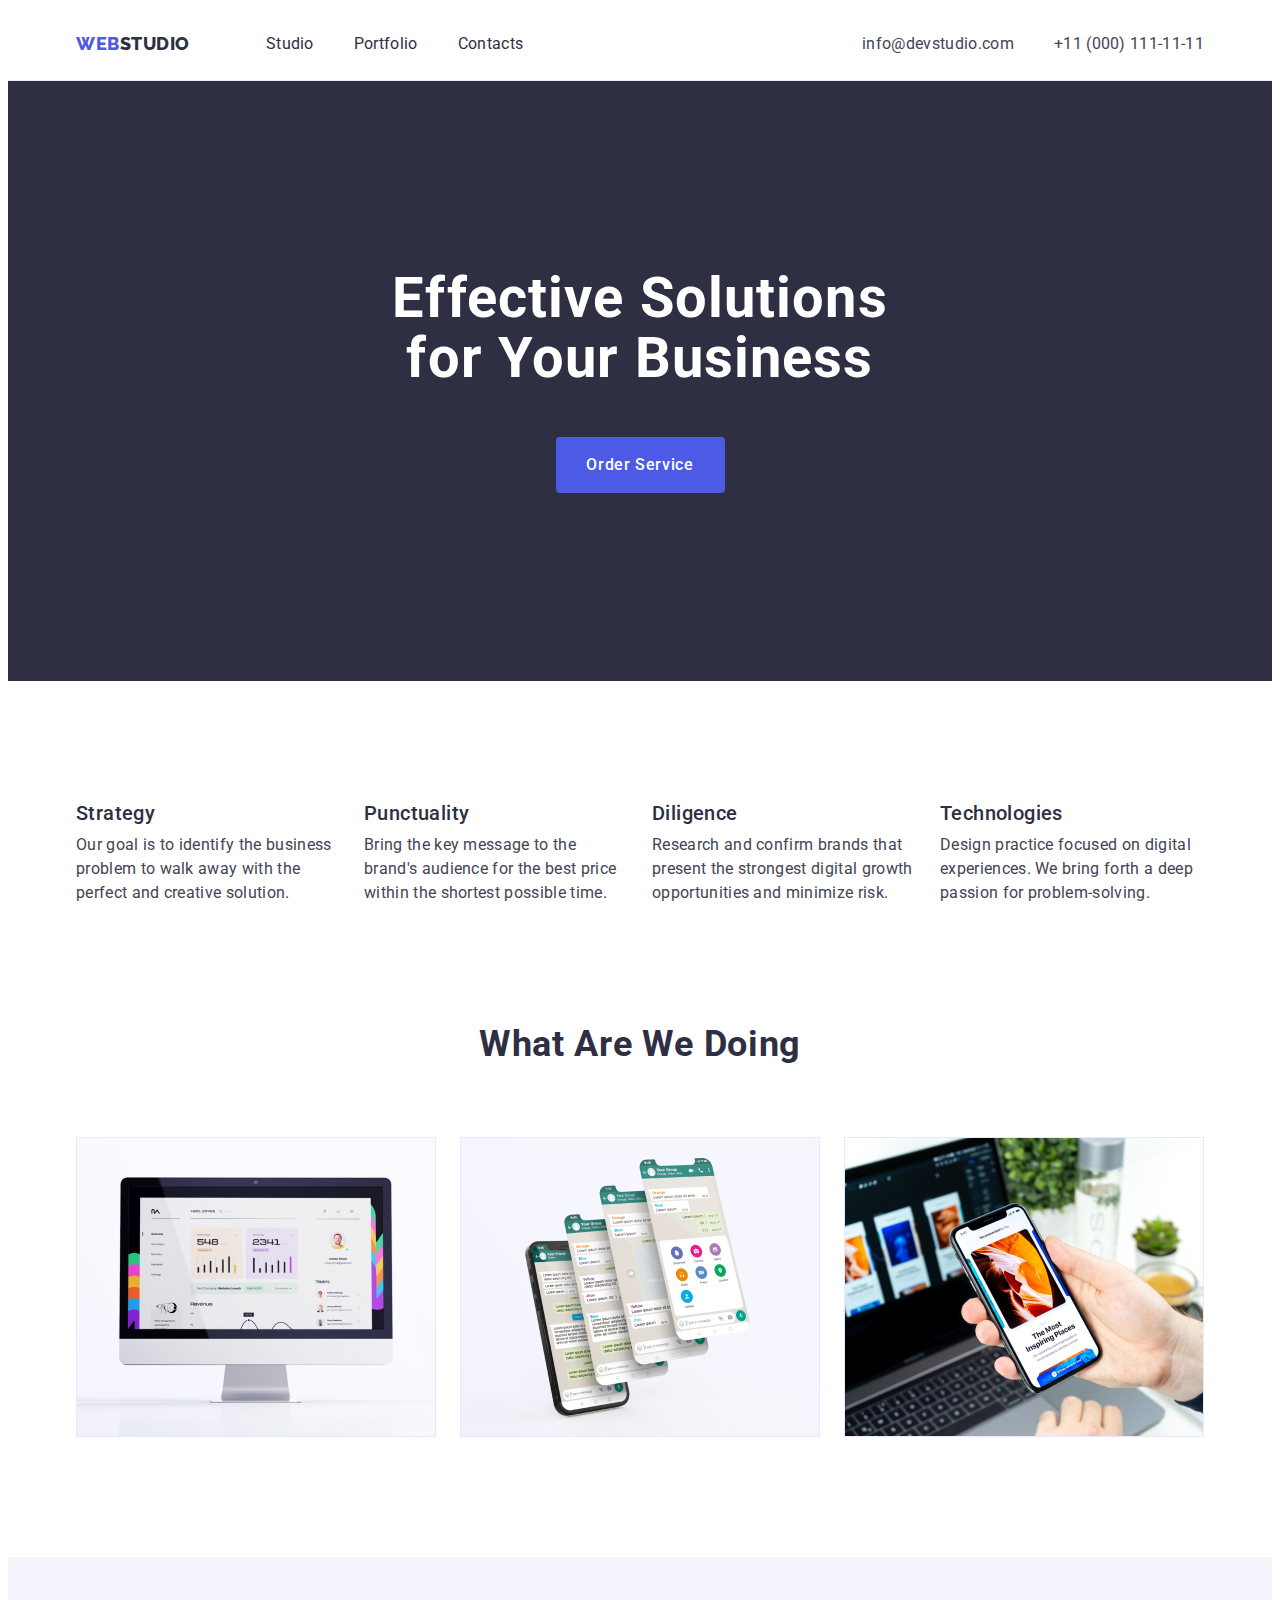
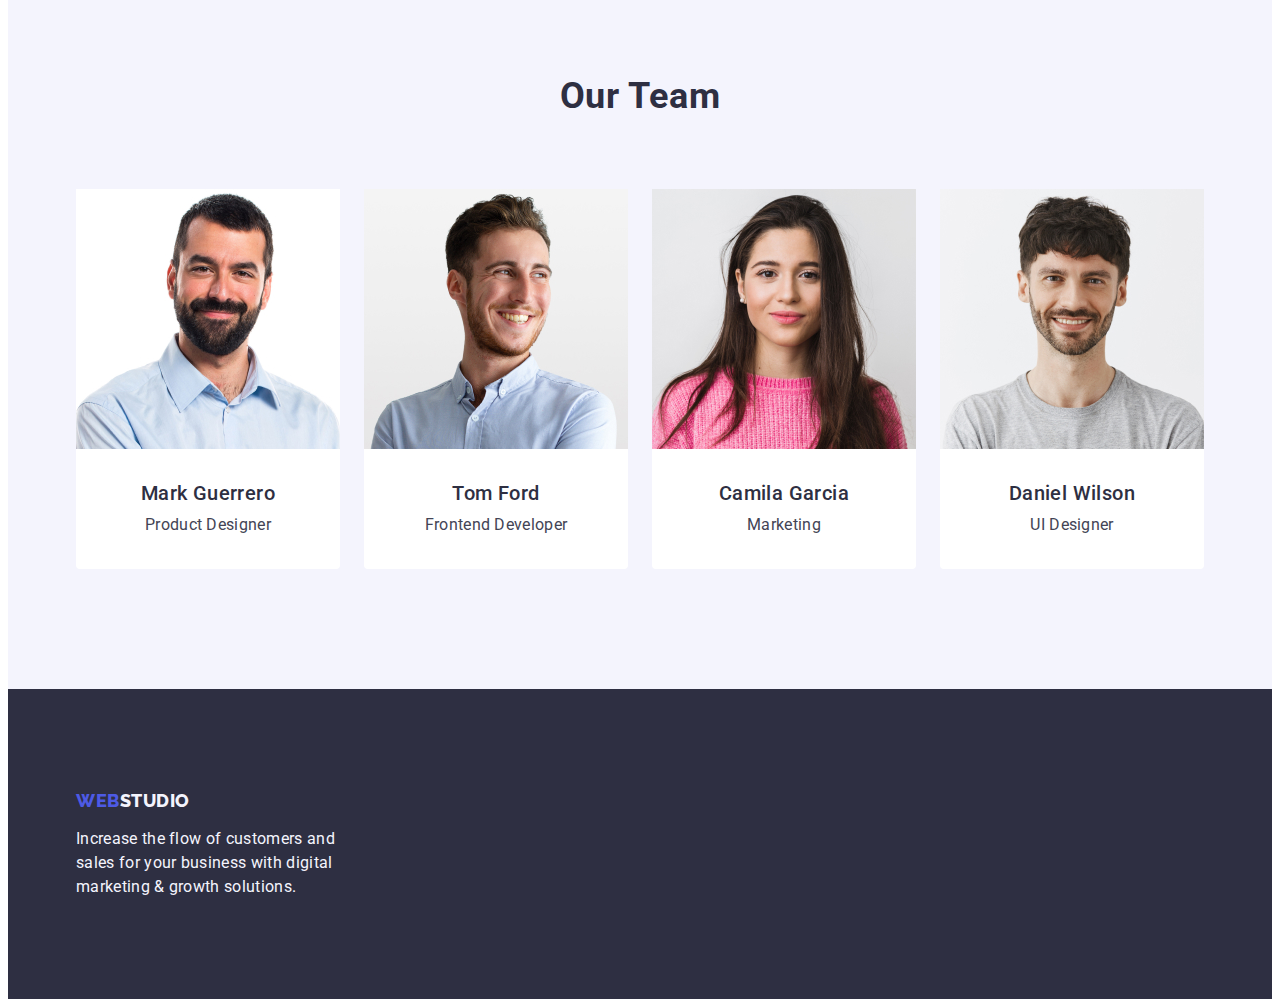
<file: index.html>
<!DOCTYPE html>
<html lang="en">
  <head>
    <meta charset="UTF-8" />
    <meta name="viewport" content="width=device-width, initial-scale=1.0" />
    <link
      rel="stylesheet"
      href="https://cdnjs.cloudflare.com/ajax/libs/modern-normalize/2.0.0/modern-normalize.min.css"
      integrity="sha512-4xo8blKMVCiXpTaLzQSLSw3KFOVPWhm/TRtuPVc4WG6kUgjH6J03IBuG7JZPkcWMxJ5huwaBpOpnwYElP/m6wg=="
      crossorigin="anonymous"
      referrerpolicy="no-referrer"
    />
    <link rel="stylesheet" href="./css/styles.css" />
    <link rel="preconnect" href="https://fonts.googleapis.com" />
    <link rel="preconnect" href="https://fonts.gstatic.com" crossorigin />
    <link
      href="https://fonts.googleapis.com/css2?family=Raleway:wght@800&family=Roboto:wght@400;500;700;900&display=swap"
      rel="stylesheet"
    />
    <title>WebStudio</title>
  </head>
  <body>
    <header class="header">
      <div class="container">
        <nav class="list header-nav">
          <a href="./index.html" class="header-logo link list"
            >Web<span class="logo-span">Studio</span></a
          >
          <ul class="list header-list">
            <li class="header-menu-item">
              <a href="./index.html" class="link header-item">Studio</a>
            </li>
            <li class="header-menu-item">
              <a href="./portfolio.html" class="link header-item">Portfolio</a>
            </li>
            <li class="header-menu-item">
              <a href="" class="link header-item">Contacts</a>
            </li>
          </ul>
        </nav>
        <address class="address">
          <ul class="list header-list">
            <li class="header-address">
              <a href="mailto:info@devstudio.com" class="link header-item"
                >info@devstudio.com</a
              >
            </li>
            <li class="header-address">
              <a href="tel:+110001111111" class="link header-item"
                >+11 (000) 111-11-11</a
              >
            </li>
          </ul>
        </address>
      </div>
    </header>
    <main class="main">
      <!-- Section-1 -->
      <section class="section-one">
        <div class="container">
          <h1 class="main-title">Effective Solutions for Your Business</h1>
          <button type="button" class="text-btn">Order Service</button>
        </div>
      </section>
      <!-- Section-2 -->
      <section class="section-two">
        <div class="container">
          <h2 class="visually-hidden">Tittle 2 Test</h2>
          <ul class="section-list list">
            <li class="section-two-link">
              <h3 class="main-title-list">Strategy</h3>
              <p class="main-text">
                Our goal is to identify the business problem to walk away with
                the perfect and creative solution.
              </p>
            </li>
            <li class="section-two-link">
              <h3 class="main-title-list">Punctuality</h3>
              <p class="main-text">
                Bring the key message to the brand's audience for the best price
                within the shortest possible time.
              </p>
            </li>
            <li class="section-two-link">
              <h3 class="main-title-list">Diligence</h3>
              <p class="main-text">
                Research and confirm brands that present the strongest digital
                growth opportunities and minimize risk.
              </p>
            </li>
            <li class="section-two-link">
              <h3 class="main-title-list">Technologies</h3>
              <p class="main-text">
                Design practice focused on digital experiences. We bring forth a
                deep passion for problem-solving.
              </p>
            </li>
          </ul>
        </div>
      </section>
      <!-- Section-3 -->
      <section class="section-three">
        <div class="container">
          <h2 class="main-title-text">What are we doing</h2>
          <ul class="section-list list">
            <li class="link-communications">
              <img src="./images/Rectangle71.jpg" alt="computer" width="360" />
            </li>
            <li class="link-communications">
              <img
                src="./images/Rectangle71-2.jpg"
                alt="telephone"
                width="360"
              />
            </li>
            <li class="link-communications">
              <img
                src="./images/Rectangle-3.jpg"
                alt="phone-and-computer"
                width="360"
              />
            </li>
          </ul>
        </div>
      </section>
      <!-- Section-4 -->
      <section class="section-team">
        <div class="container">
          <h2 class="main-title-text">Our Team</h2>
          <ul class="section-list list">
            <li class="section-item">
              <img src="./images/img-1.jpg" alt="man" width="264" />
              <div class="our-team">
                <h3 class="main-title-list">Mark Guerrero</h3>
                <p class="text-description">Product Designer</p>
              </div>
            </li>
            <li class="section-item">
              <img src="./images/img-2.jpg" alt="man" width="264" />
              <div class="our-team">
                <h3 class="main-title-list">Tom Ford</h3>
                <p class="text-description">Frontend Developer</p>
              </div>
            </li>
            <li class="section-item">
              <img src="./images/img-3.jpg" alt="women" width="264" />
              <div class="our-team">
                <h3 class="main-title-list">Camila Garcia</h3>
                <p class="text-description">Marketing</p>
              </div>
            </li>
            <li class="section-item">
              <img src="./images/img-4.jpg" alt="man" width="264" />
              <div class="our-team">
                <h3 class="main-title-list">Daniel Wilson</h3>
                <p class="text-description">UI Designer</p>
              </div>
            </li>
          </ul>
        </div>
      </section>
    </main>
    <footer class="footer">
      <div class="container">
        <a class="link footer-logo" href="./index.html"
          >Web<span class="span-footer">Studio</span></a
        >
        <p class="footer-text">
          Increase the flow of customers and sales for your business with
          digital marketing & growth solutions.
        </p>
      </div>
    </footer>
  </body>
</html>
</file>
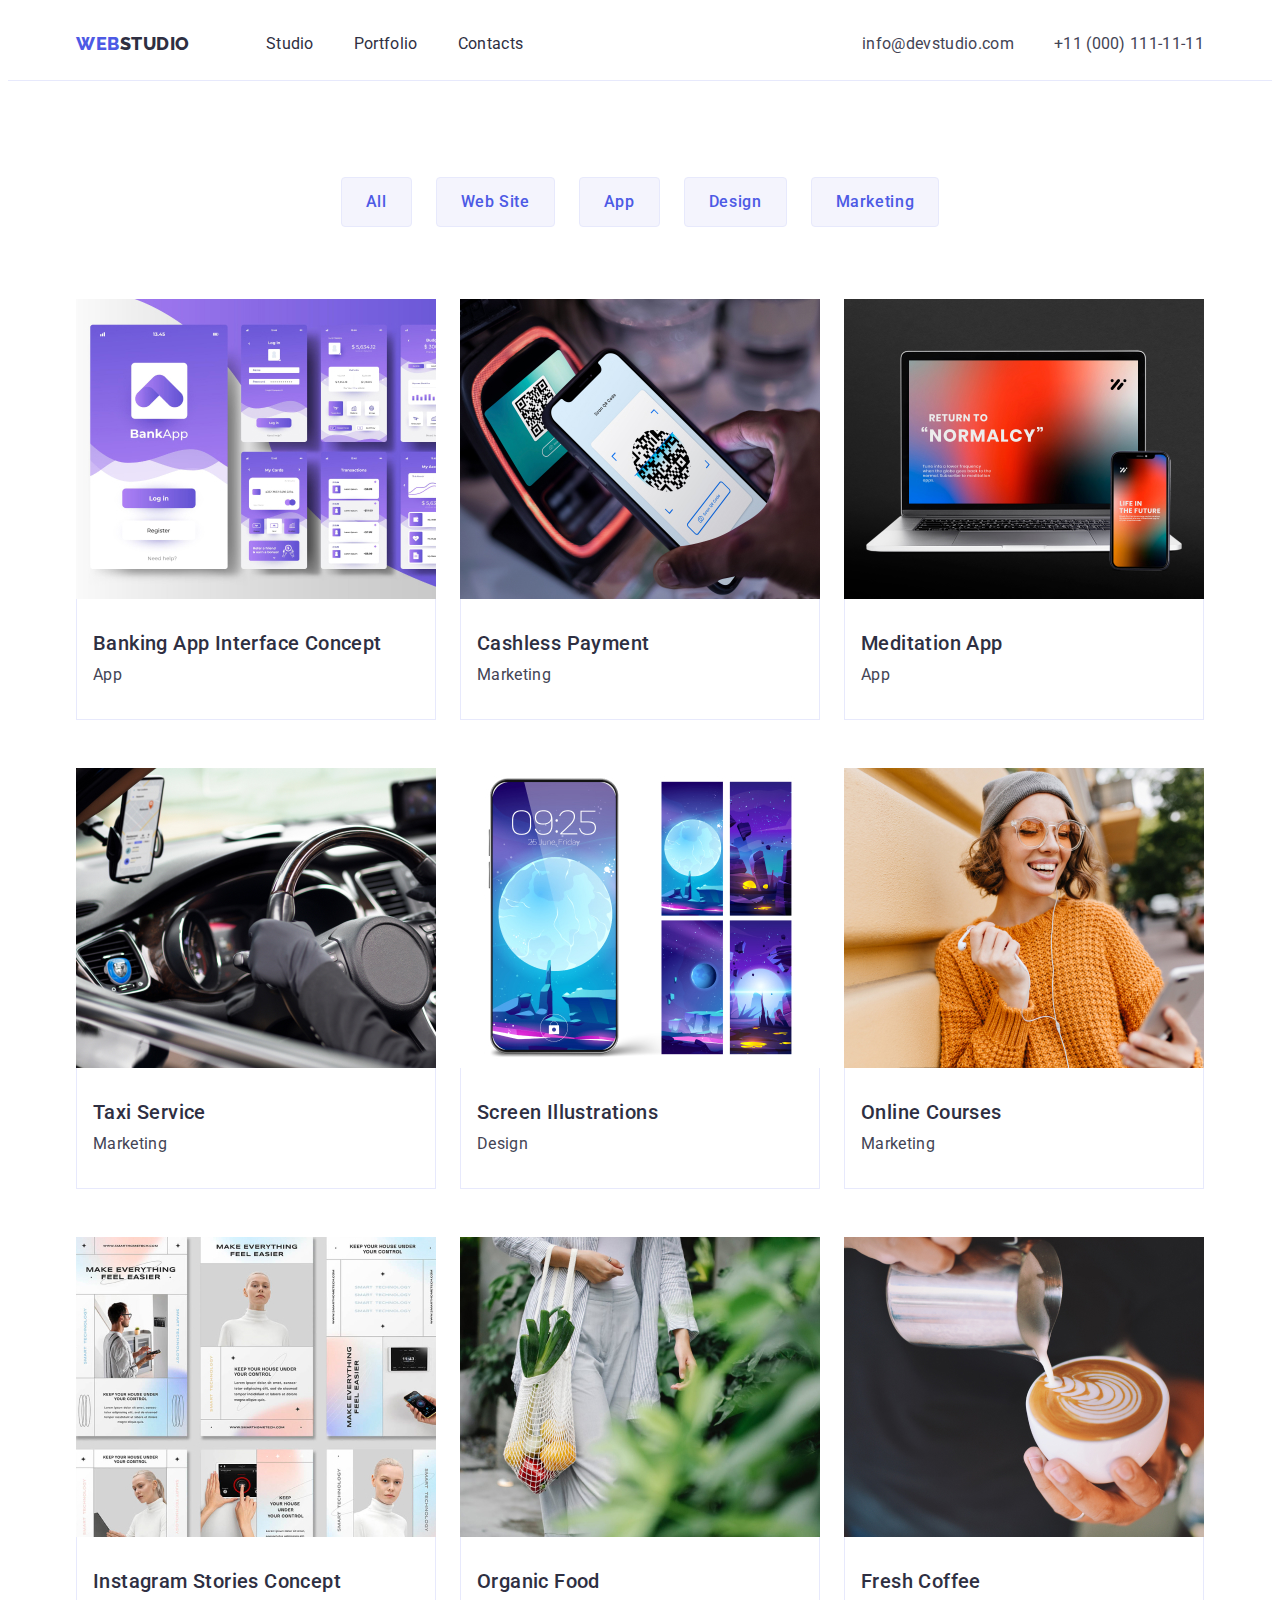
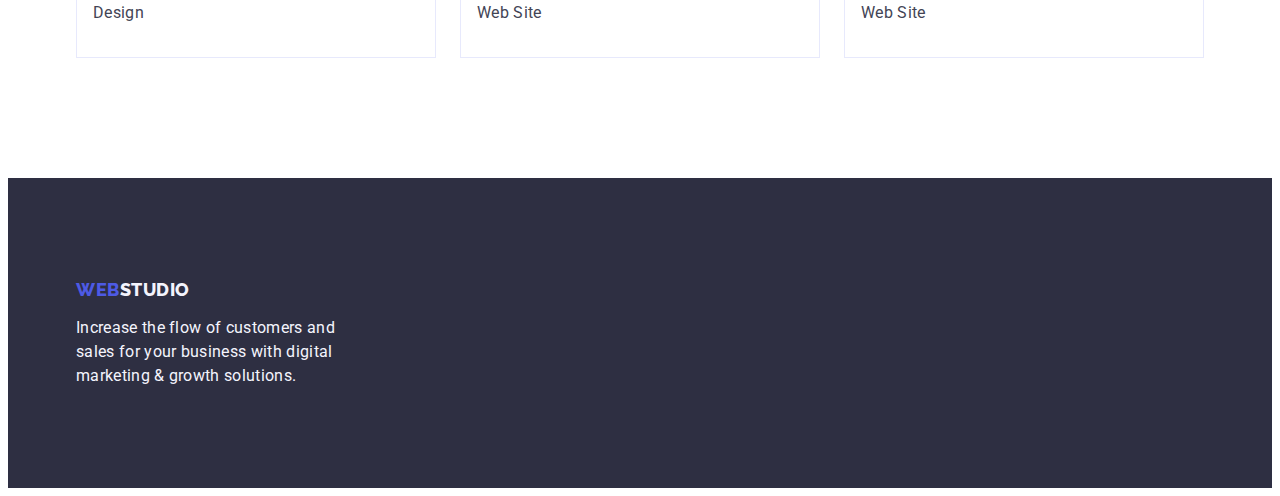
<file: portfolio.html>
<!DOCTYPE html>
<html lang="en">
  <head>
    <meta charset="UTF-8" />
    <meta name="viewport" content="width=device-width, initial-scale=1.0" />
    <link
      rel="stylesheet"
      href="https://cdnjs.cloudflare.com/ajax/libs/modern-normalize/2.0.0/modern-normalize.min.css"
      integrity="sha512-4xo8blKMVCiXpTaLzQSLSw3KFOVPWhm/TRtuPVc4WG6kUgjH6J03IBuG7JZPkcWMxJ5huwaBpOpnwYElP/m6wg=="
      crossorigin="anonymous"
      referrerpolicy="no-referrer"
    />
    <link rel="stylesheet" href="./css/styles.css" />
    <link rel="preconnect" href="https://fonts.googleapis.com" />
    <link rel="preconnect" href="https://fonts.gstatic.com" crossorigin />
    <link
      href="https://fonts.googleapis.com/css2?family=Raleway:wght@800&family=Roboto:wght@400;500;700;900&display=swap"
      rel="stylesheet"
    />
    <title>Portfolio</title>
  </head>
  <body>
    <header class="header">
      <div class="container">
        <nav class="list header-nav">
          <a href="./index.html" class="header-logo link list"
            >Web<span class="logo-span">Studio</span></a
          >
          <ul class="list header-list">
            <li class="header-menu-item">
              <a href="./index.html" class="link header-item">Studio</a>
            </li>
            <li class="header-menu-item">
              <a href="./portfolio.html" class="link header-item">Portfolio</a>
            </li>
            <li class="header-menu-item">
              <a href="" class="link header-item">Contacts</a>
            </li>
          </ul>
        </nav>
        <address class="address">
          <ul class="list header-list">
            <li class="header-address">
              <a href="mailto:info@devstudio.com" class="link header-item"
                >info@devstudio.com</a
              >
            </li>
            <li class="header-address">
              <a href="tel:+110001111111" class="link header-item"
                >+11 (000) 111-11-11</a
              >
            </li>
          </ul>
        </address>
      </div>
    </header>
    <main>
      <section class="section-portfolio">
        <div class="container">
          <h1 class="visually-hidden">Title one</h1>
          <!-- Button -->
          <ul class="list btn-list">
            <li class="link btn-link">
              <button class="btn-item" type="button">All</button>
            </li>
            <li class="link btn-link">
              <button class="btn-item" type="button">Web Site</button>
            </li>
            <li class="link btn-link">
              <button class="btn-item" type="button">App</button>
            </li>
            <li class="link btn-link">
              <button class="btn-item" type="button">Design</button>
            </li>
            <li class="link btn-link">
              <button class="btn-item" type="button">Marketing</button>
            </li>
          </ul>
          <!-- IMAGES -->
          <ul class="list portfolio-list">
            <li class="img-portfolio">
              <a href="" class="link">
                <img src="./images/img-docs.jpg" alt="photo" width="360" />
                <div class="container-portfolio">
                  <h2 class="portfolio-title">Banking App Interface Concept</h2>
                  <p class="portfolio-paragraph">App</p>
                </div></a
              >
            </li>
            <li class="img-portfolio">
              <a href="" class="link"
                ><img src="./images/img-docs-2.jpg" alt="photo" width="360" />
                <div class="container-portfolio">
                  <h2 class="portfolio-title">Cashless Payment</h2>
                  <p class="portfolio-paragraph">Marketing</p>
                </div></a
              >
            </li>
            <li class="img-portfolio">
              <a href="" class="link"
                ><img src="./images/img-docs-3.jpg" alt="photo" width="360" />
                <div class="container-portfolio">
                  <h2 class="portfolio-title">Meditation App</h2>
                  <p class="portfolio-paragraph">App</p>
                </div></a
              >
            </li>
            <li class="img-portfolio">
              <a href="" class="link"
                ><img src="./images/img-docs-4.jpg" alt="photo" width="360" />
                <div class="container-portfolio">
                  <h2 class="portfolio-title">Taxi Service</h2>
                  <p class="portfolio-paragraph">Marketing</p>
                </div></a
              >
            </li>
            <li class="img-portfolio">
              <a href="" class="link"
                ><img src="./images/img-docs-5.jpg" alt="photo" width="360" />
                <div class="container-portfolio">
                  <h2 class="portfolio-title">Screen Illustrations</h2>
                  <p class="portfolio-paragraph">Design</p>
                </div></a
              >
            </li>
            <li class="img-portfolio">
              <a href="" class="link"
                ><img src="./images/img-docs-6.jpg" alt="photo" width="360" />
                <div class="container-portfolio">
                  <h2 class="portfolio-title">Online Courses</h2>
                  <p class="portfolio-paragraph">Marketing</p>
                </div></a
              >
            </li>
            <li class="img-portfolio">
              <a href="" class="link">
                <img src="./images/img-docs-7.jpg" alt="photo" width="360" />
                <div class="container-portfolio">
                  <h2 class="portfolio-title">Instagram Stories Concept</h2>
                  <p class="portfolio-paragraph">Design</p>
                </div></a
              >
            </li>
            <li class="img-portfolio">
              <a href="" class="link">
                <img src="./images/img-docs-8.jpg" alt="photo" width="360" />
                <div class="container-portfolio">
                  <h2 class="portfolio-title">Organic Food</h2>
                  <p class="portfolio-paragraph">Web Site</p>
                </div></a
              >
            </li>
            <li class="img-portfolio">
              <a href="" class="link"
                ><img src="./images/img-docs-9.jpg" alt="photo" width="360" />
                <div class="container-portfolio">
                  <h2 class="portfolio-title">Fresh Coffee</h2>
                  <p class="portfolio-paragraph">Web Site</p>
                </div></a
              >
            </li>
          </ul>
        </div>
      </section>
    </main>
    <footer class="footer">
      <div class="container">
        <a class="link footer-logo" href="./index.html"
          >Web<span class="span-footer">Studio</span></a
        >
        <p class="footer-text">
          Increase the flow of customers and sales for your business with
          digital marketing & growth solutions.
        </p>
      </div>
    </footer>
  </body>
</html>
</file>
<file: css/styles.css>
*,
*::before,
*::after {
  box-sizing: border-box;
}
body {
  font-family: var(--font-primary);
  color: var(--slate);
  background-color: var(--white);
  line-height: 1.66;
}
:root {
  --font-primary: "Roboto", sans-serif;
  --cloud: #f4f4fd;
  --cornflower: #e7e9fc;
  --iris: #4d5ae5;
  --ocean: #404bbf;
  --navyblue: #2e2f42;
  --green: #31d0aa;
  --slate: #434455;
  --lightslate: #8e8f99;
  --navyblue-modal: rgba(46, 47, 66, 0.4);
  --grey: rgba(46, 47, 66, 0.7);
  --white: #fff;
}
li {
  list-style: none;
}
.list {
  list-style: none;
  list-style-type: none;
}
.link {
  text-decoration: none;
  color: inherit;
}
button {
  cursor: pointer;
}
.logo-span {
  color: #2e2f42;
}
p,
h1,
h2,
h3,
h4,
h5,
h6 {
  margin-bottom: 0;
  margin-top: 0;
}
ul,
ol {
  margin-bottom: 0;
  margin-top: 0;
  padding-left: 0;
}
img {
  display: block;
  max-width: 100%;
  height: auto;
}
.visually-hidden {
  position: absolute;
  width: 1px;
  height: 1px;
  margin: -1px;
  border: 0;
  padding: 0;
  white-space: nowrap;
  clip-path: inset(100%);
  clip: rect(0 0 0 0);
  overflow: hidden;
}

/* DIV */
.container {
  max-width: 1158px;
  padding: 0 15px;
  margin: 0 auto;
}
.container-portfolio {
  padding: 32px 16px;
  border: 1px solid #e7e9fc;
  border-top: none;
}

/* ---------HEADER------------ */
.header {
  border-bottom: 1px solid #e7e9fc;
  background-color: var(--white, #fff);
}
.header .container {
  display: flex;
  justify-content: space-between;
  align-items: center;
}
.address {
  font-style: normal;
}
.header-logo {
  display: inline-block;
  margin-right: 76px;
  color: var(--iris, #4d5ae5);
  font-family: "Raleway", sans-serif;
  font-weight: 800;
  font-size: 18px;
  line-height: 1.17;
  letter-spacing: 0.03em;
  text-transform: uppercase;
}
.logo-span {
  color: var(--navyblue, #2e2f42);
  font-family: "Raleway", sans-serif;
  font-size: 18px;
  line-height: 1.16;
  letter-spacing: 0.03em;
  text-transform: uppercase;
}
.header-nav {
  display: flex;
  align-items: center;
}
.header-list {
  display: flex;
  gap: 40px;
  align-items: center;
}
.header-menu-item {
  color: var(--navyblue, #2e2f42);
  font-family: var(--font-primary);
  font-size: 16px;
  line-height: 1.5;
  letter-spacing: 0.02em;
}
.header-address {
  color: var(--slate, #434455);
  font-family: var(--font-primary);
  font-size: 16px;
  line-height: 1.5;
  letter-spacing: 0.02em;
}
.header-item {
  display: inline-block;
  padding: 24px 0;
}
.link:hover,
.link:focus {
  color: #404bbf;
}

/* -------------MAIN----------- */

.main-title {
  max-width: 496px;
  margin: 0 auto;
  color: var(--white, #fff);
  font-family: var(--font-primary);
  font-size: 56px;
  line-height: 1.07;
  letter-spacing: 0.02em;
  text-align: center;
}
.text-btn {
  display: block;
  margin: 48px auto 0;
  min-width: 169px;
  height: 56px;
  border: none;
  border-radius: 4px;
  cursor: pointer;
  color: var(--white, #fff);
  font-family: var(--font-primary);
  font-size: 16px;
  font-weight: 500;
  line-height: 1.5;
  letter-spacing: 0.04em;
  background-color: #4d5ae5;
}
.btn-list {
  display: flex;
  justify-content: center;
  gap: 24px;
  margin-bottom: 72px;
}
.btn-item {
  padding: 12px 24px;
  border: 1px solid #e7e9fc;
  border-radius: 4px;
  font-family: "Roboto", sans-serif;
  font-weight: 500;
  font-size: 16px;
  line-height: 1.5;
  letter-spacing: 0.04em;
  color: #4d5ae5;
  background-color: #f4f4fd;
  cursor: pointer;
}
.btn-item:hover {
  color: #ffffff;
  background-color: #404bbf;
  border: 1px solid transparent;
}
.btn-item:focus {
  color: #ffffff;
  background-color: #404bbf;
  border: 1px solid transparent;
}
.section-list {
  display: flex;
  gap: 24px;
}
.section-two-link {
  width: calc((100% - 72px) / 4);
}
.link-communications {
  width: calc((100% - 48px) / 3);
}
.section-item {
  background: var(--white, #fff);
  width: calc((100% - 72px) / 4);
  border-radius: 0px 0px 4px 4px;
}
.our-team {
  padding: 32px 0;
}
.text-btn:hover,
.text-btn:focus {
  background-color: #404bbf;
}
.main-title-list {
  margin-bottom: 8px;
  color: var(--navyblue, #2e2f42);
  font-family: var(--font-primary);
  font-weight: 500;
  font-size: 20px;
  line-height: 1.2;
  letter-spacing: 0.02em;
}
.section-team .main-title-list {
  text-align: center;
}
.main-text {
  color: var(--slate, #434455);
  font-family: var(--font-primary);
  font-size: 16px;
  line-height: 1.5;
  letter-spacing: 0.02em;
}
.main-title-text {
  color: var(--navyblue, #2e2f42);
  font-family: var(--font-primary);
  font-size: 36px;
  line-height: 1.11;
  letter-spacing: 0.02em;
  text-transform: capitalize;
  text-align: center;
  margin-bottom: 72px;
}

.section-list {
  display: flex;
  max-width: 1128px;
  height: auto;
  gap: 24px;
}

.portfolio-title {
  color: var(--navyblue, #2e2f42);
  font-family: "Roboto", sans-serif;
  font-weight: 500;
  font-size: 20px;
  line-height: 1.2;
  letter-spacing: 0.02em;
  margin-bottom: 8px;
}
.portfolio-paragraph {
  color: var(--slate, #434455);
  font-family: "Roboto", sans-serif;
  font-size: 16px;
  line-height: 1.5;
  letter-spacing: 0.02em;
}
.text-description {
  color: var(--slate, #434455);
  font-family: var(--font-primary);
  font-size: 16px;
  line-height: 1.5;
  letter-spacing: 0.02em;
  text-align: center;
}
.portfolio-list {
  display: flex;
  flex-wrap: wrap;
  column-gap: 24px;
  row-gap: 48px;
}
.img-portfolio {
  width: calc((100% - 48px) / 3);
}

/* ---------Section----------- */
.section-one {
  background: var(--navyblue, #2e2f42);
  padding: 188px 0;
}
.section-two {
  background: #fff;
  padding: 120px 0;
}

.section-three {
  background: #fff;
  padding-bottom: 120px;
}

.section-team {
  background: var(--cloud, #f4f4fd);
  padding: 120px 0;
}

.section-portfolio {
  background: #fff;
  padding-top: 96px;
  padding-bottom: 120px;
}
/* --------FOOTER---------- */
.footer {
  background: var(--navyblue, #2e2f42);
  padding-top: 100px;
  padding-bottom: 100px;
}
.span-footer {
  color: var(--cloud, #f4f4fd);
}
.footer-text {
  line-height: 1.5;
  color: #f4f4fd;
  letter-spacing: 0.02em;
  max-width: 264px;
}
.footer-logo {
  display: inline-block;
  margin-bottom: 16px;
  color: var(--iris, #4d5ae5);
  font-family: "Raleway", sans-serif;
  font-weight: 800;
  font-size: 18px;
  line-height: 1.17;
  letter-spacing: 0.03em;
  text-transform: uppercase;
}
</file>
